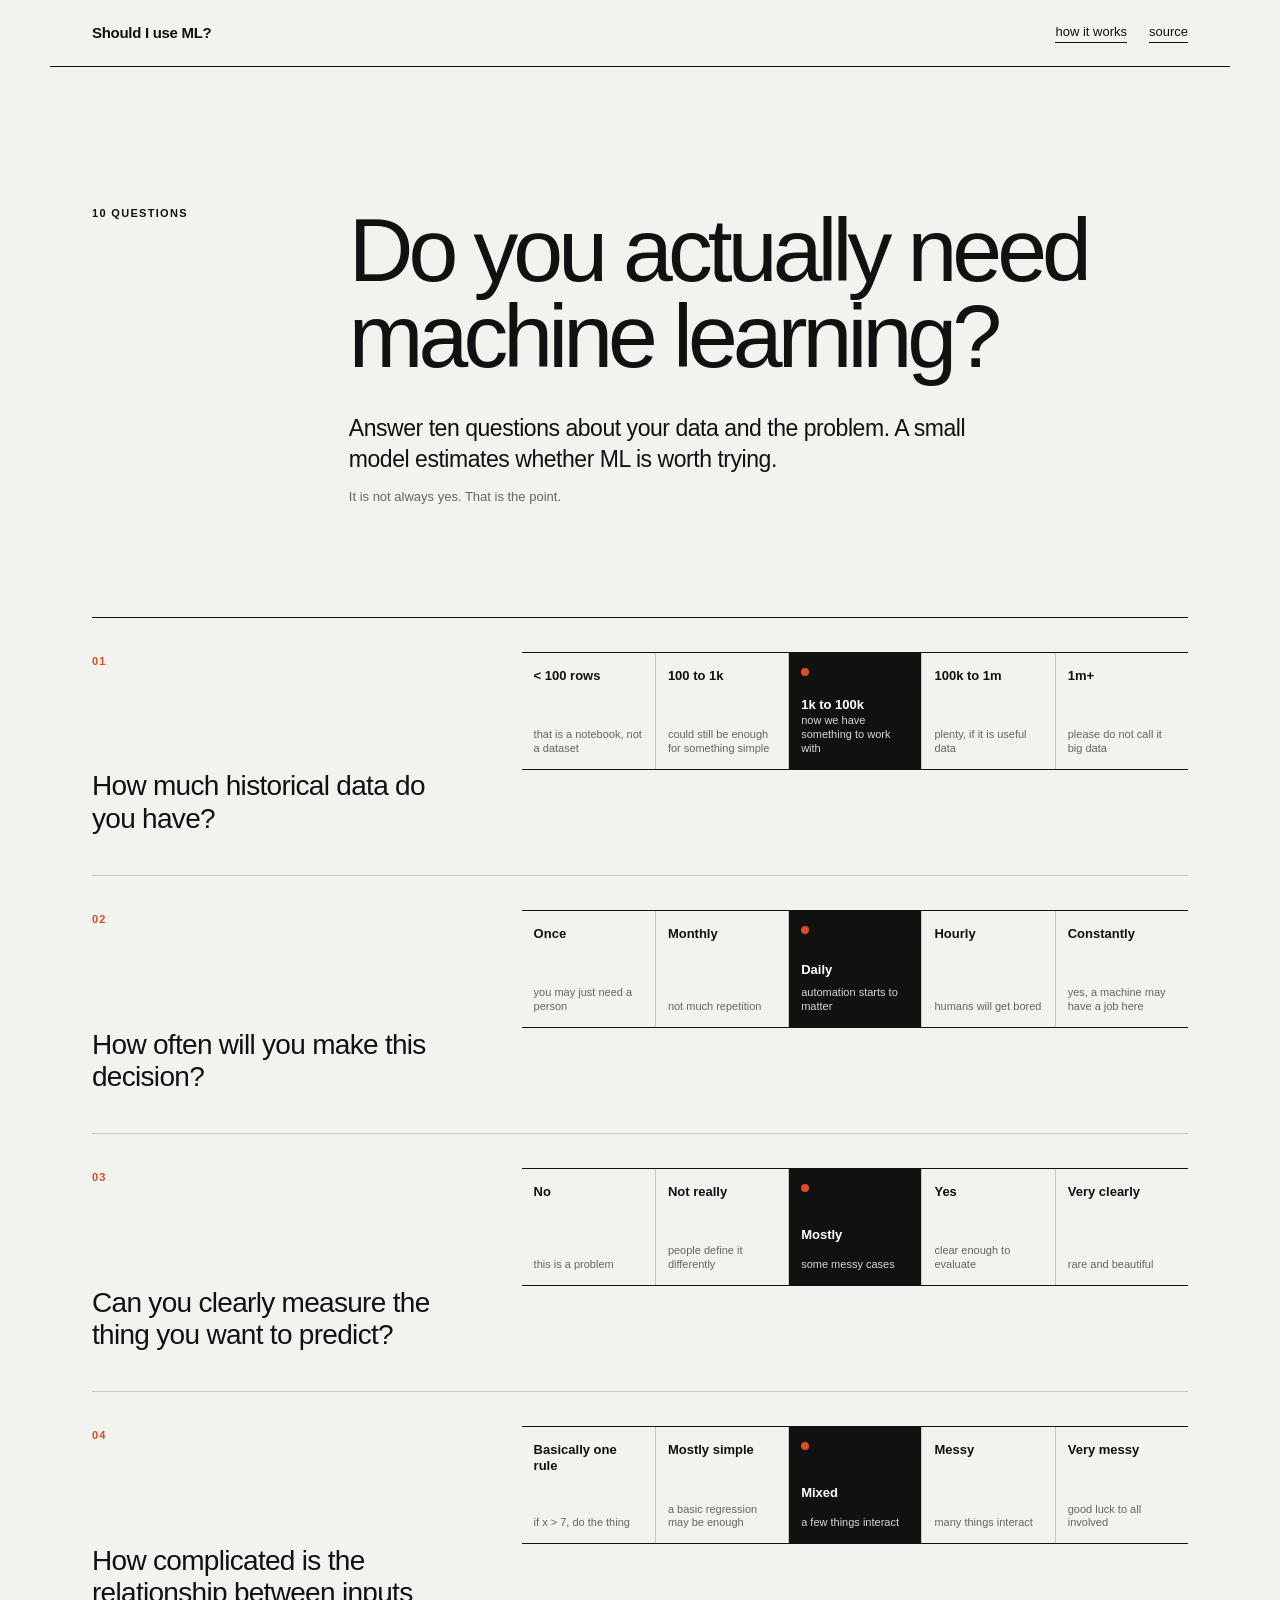
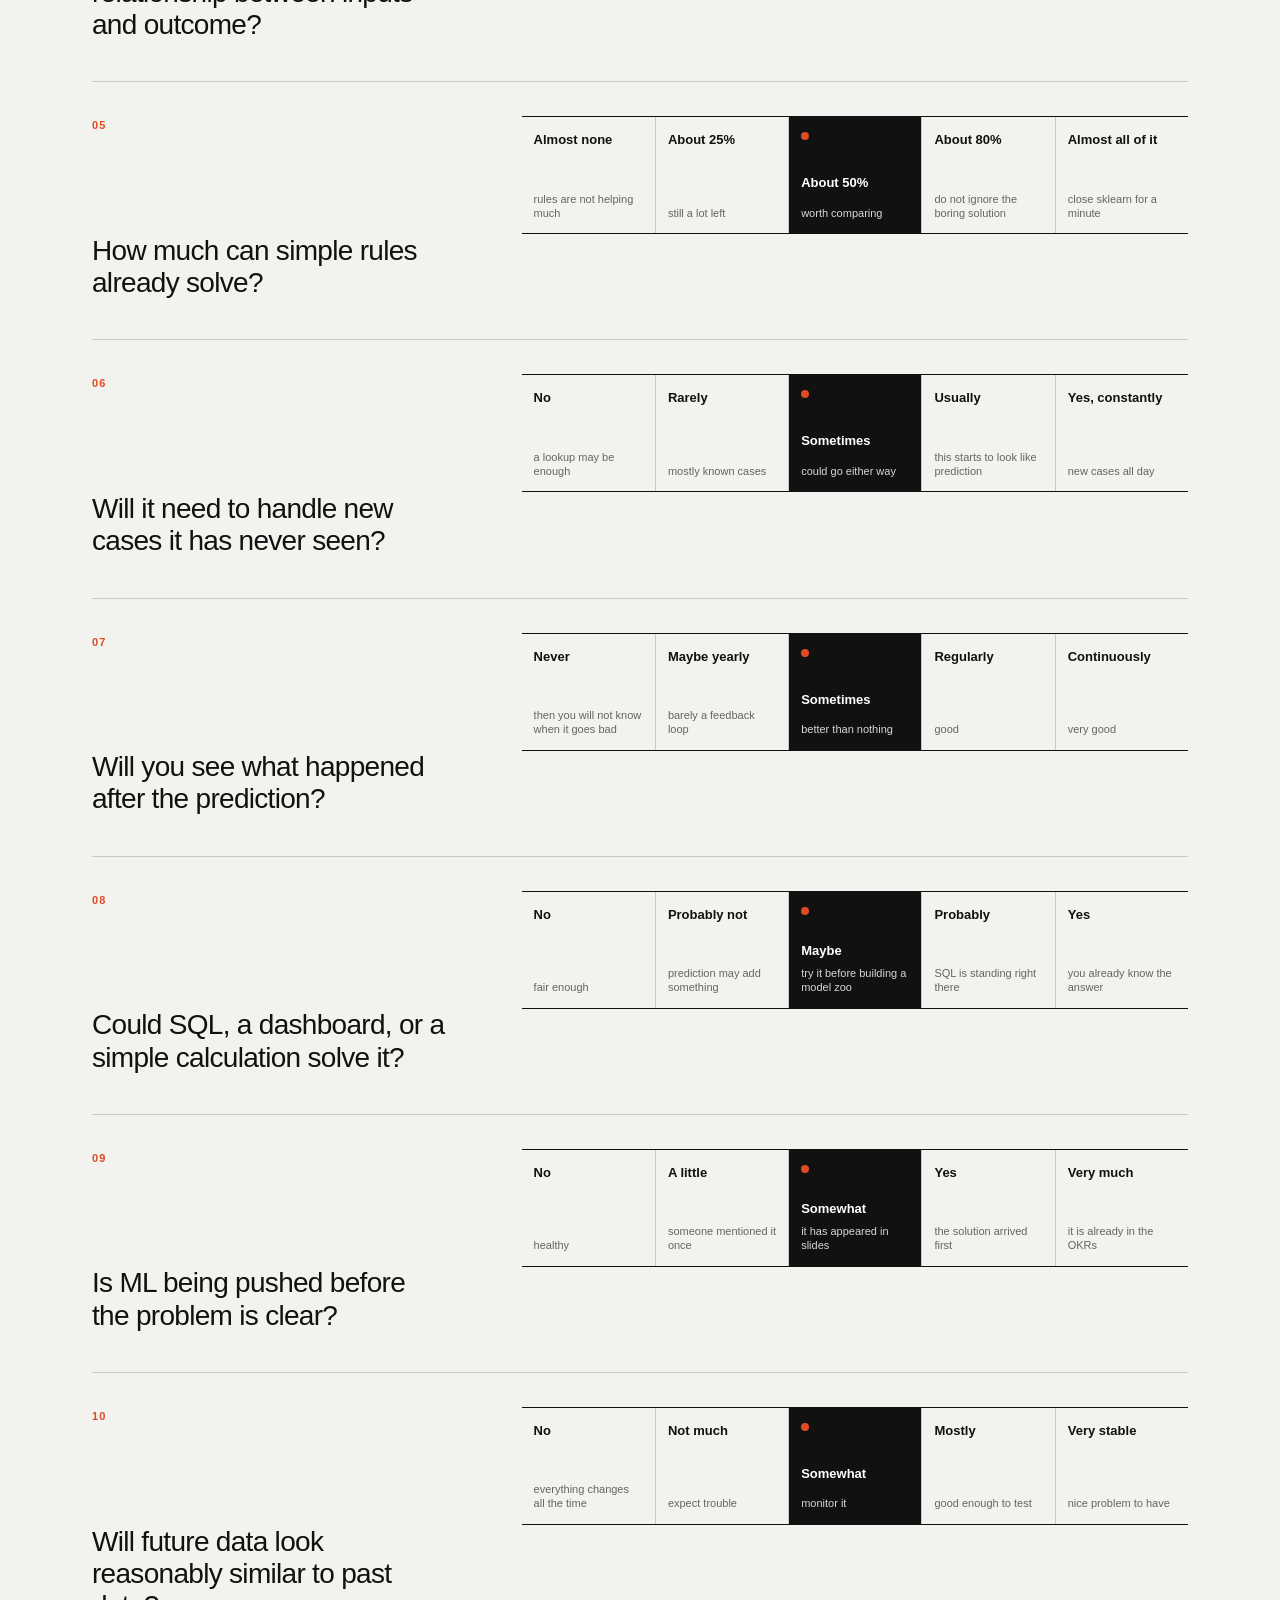
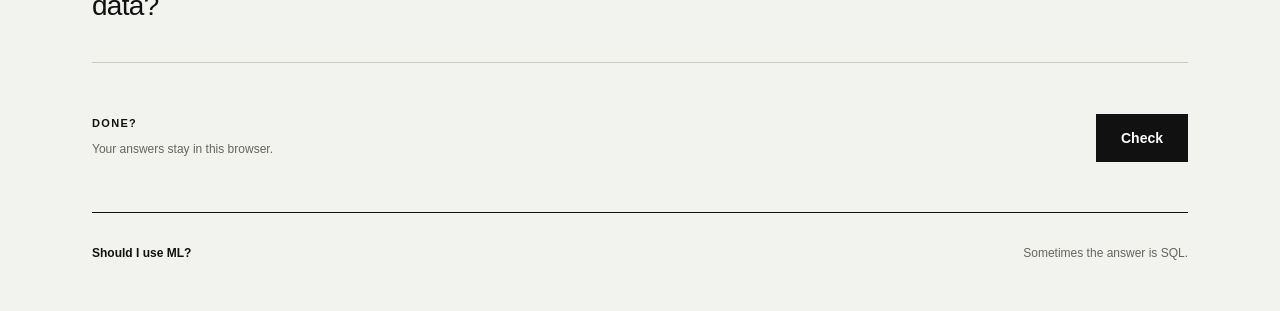
<file: index.html>
<!doctype html>
<html lang="en">
<head>
  <meta charset="utf-8" />
  <meta name="viewport" content="width=device-width, initial-scale=1" />
  <meta name="theme-color" content="#f2f2ee" />
  <meta name="description" content="Answer ten questions and see whether machine learning is worth trying for your problem." />
  <meta property="og:title" content="Should I Use ML?" />
  <meta property="og:description" content="Ten questions about your data and problem. One small model. A useful answer." />
  <title>Should I Use ML?</title>
  <link rel="icon" href="favicon.svg" type="image/svg+xml" />
  <link rel="stylesheet" href="styles.css" />
</head>
<body>
  <header class="site-header">
    <a class="brand" href="./">Should I use ML?</a>
    <nav aria-label="Site links">
      <button class="plain-button" id="aboutBtn" type="button">how it works</button>
      <a href="https://github.com/RoyAalekh/should_i_use_ml">source</a>
    </nav>
  </header>

  <main>
    <section class="intro" id="quizSection">
      <div class="intro-code">10 QUESTIONS</div>
      <h1>Do you actually need machine learning?</h1>
      <p class="intro-copy">Answer ten questions about your data and the problem. A small model estimates whether ML is worth trying.</p>
      <p class="intro-note">It is not always yes. That is the point.</p>
    </section>

    <form id="mlForm" class="form" autocomplete="off">
      <fieldset class="question" data-feature="data_scale">
        <legend><span>01</span><b>How much historical data do you have?</b></legend>
        <div class="choices">
          <label><input type="radio" name="data_scale" value="0"><span><b>&lt; 100 rows</b><small>that is a notebook, not a dataset</small></span></label>
          <label><input type="radio" name="data_scale" value="1"><span><b>100 to 1k</b><small>could still be enough for something simple</small></span></label>
          <label><input type="radio" name="data_scale" value="2" checked><span><b>1k to 100k</b><small>now we have something to work with</small></span></label>
          <label><input type="radio" name="data_scale" value="3"><span><b>100k to 1m</b><small>plenty, if it is useful data</small></span></label>
          <label><input type="radio" name="data_scale" value="4"><span><b>1m+</b><small>please do not call it big data</small></span></label>
        </div>
      </fieldset>

      <fieldset class="question" data-feature="prediction_repetition">
        <legend><span>02</span><b>How often will you make this decision?</b></legend>
        <div class="choices">
          <label><input type="radio" name="prediction_repetition" value="0"><span><b>Once</b><small>you may just need a person</small></span></label>
          <label><input type="radio" name="prediction_repetition" value="1"><span><b>Monthly</b><small>not much repetition</small></span></label>
          <label><input type="radio" name="prediction_repetition" value="2" checked><span><b>Daily</b><small>automation starts to matter</small></span></label>
          <label><input type="radio" name="prediction_repetition" value="3"><span><b>Hourly</b><small>humans will get bored</small></span></label>
          <label><input type="radio" name="prediction_repetition" value="4"><span><b>Constantly</b><small>yes, a machine may have a job here</small></span></label>
        </div>
      </fieldset>

      <fieldset class="question" data-feature="target_quality">
        <legend><span>03</span><b>Can you clearly measure the thing you want to predict?</b></legend>
        <div class="choices">
          <label><input type="radio" name="target_quality" value="0"><span><b>No</b><small>this is a problem</small></span></label>
          <label><input type="radio" name="target_quality" value="1"><span><b>Not really</b><small>people define it differently</small></span></label>
          <label><input type="radio" name="target_quality" value="2" checked><span><b>Mostly</b><small>some messy cases</small></span></label>
          <label><input type="radio" name="target_quality" value="3"><span><b>Yes</b><small>clear enough to evaluate</small></span></label>
          <label><input type="radio" name="target_quality" value="4"><span><b>Very clearly</b><small>rare and beautiful</small></span></label>
        </div>
      </fieldset>

      <fieldset class="question" data-feature="pattern_complexity">
        <legend><span>04</span><b>How complicated is the relationship between inputs and outcome?</b></legend>
        <div class="choices">
          <label><input type="radio" name="pattern_complexity" value="0"><span><b>Basically one rule</b><small>if x &gt; 7, do the thing</small></span></label>
          <label><input type="radio" name="pattern_complexity" value="1"><span><b>Mostly simple</b><small>a basic regression may be enough</small></span></label>
          <label><input type="radio" name="pattern_complexity" value="2" checked><span><b>Mixed</b><small>a few things interact</small></span></label>
          <label><input type="radio" name="pattern_complexity" value="3"><span><b>Messy</b><small>many things interact</small></span></label>
          <label><input type="radio" name="pattern_complexity" value="4"><span><b>Very messy</b><small>good luck to all involved</small></span></label>
        </div>
      </fieldset>

      <fieldset class="question" data-feature="rule_solution">
        <legend><span>05</span><b>How much can simple rules already solve?</b></legend>
        <div class="choices">
          <label><input type="radio" name="rule_solution" value="0"><span><b>Almost none</b><small>rules are not helping much</small></span></label>
          <label><input type="radio" name="rule_solution" value="1"><span><b>About 25%</b><small>still a lot left</small></span></label>
          <label><input type="radio" name="rule_solution" value="2" checked><span><b>About 50%</b><small>worth comparing</small></span></label>
          <label><input type="radio" name="rule_solution" value="3"><span><b>About 80%</b><small>do not ignore the boring solution</small></span></label>
          <label><input type="radio" name="rule_solution" value="4"><span><b>Almost all of it</b><small>close sklearn for a minute</small></span></label>
        </div>
      </fieldset>

      <fieldset class="question" data-feature="generalization_need">
        <legend><span>06</span><b>Will it need to handle new cases it has never seen?</b></legend>
        <div class="choices">
          <label><input type="radio" name="generalization_need" value="0"><span><b>No</b><small>a lookup may be enough</small></span></label>
          <label><input type="radio" name="generalization_need" value="1"><span><b>Rarely</b><small>mostly known cases</small></span></label>
          <label><input type="radio" name="generalization_need" value="2" checked><span><b>Sometimes</b><small>could go either way</small></span></label>
          <label><input type="radio" name="generalization_need" value="3"><span><b>Usually</b><small>this starts to look like prediction</small></span></label>
          <label><input type="radio" name="generalization_need" value="4"><span><b>Yes, constantly</b><small>new cases all day</small></span></label>
        </div>
      </fieldset>

      <fieldset class="question" data-feature="feedback_loop">
        <legend><span>07</span><b>Will you see what happened after the prediction?</b></legend>
        <div class="choices">
          <label><input type="radio" name="feedback_loop" value="0"><span><b>Never</b><small>then you will not know when it goes bad</small></span></label>
          <label><input type="radio" name="feedback_loop" value="1"><span><b>Maybe yearly</b><small>barely a feedback loop</small></span></label>
          <label><input type="radio" name="feedback_loop" value="2" checked><span><b>Sometimes</b><small>better than nothing</small></span></label>
          <label><input type="radio" name="feedback_loop" value="3"><span><b>Regularly</b><small>good</small></span></label>
          <label><input type="radio" name="feedback_loop" value="4"><span><b>Continuously</b><small>very good</small></span></label>
        </div>
      </fieldset>

      <fieldset class="question" data-feature="sql_sufficiency">
        <legend><span>08</span><b>Could SQL, a dashboard, or a simple calculation solve it?</b></legend>
        <div class="choices">
          <label><input type="radio" name="sql_sufficiency" value="0"><span><b>No</b><small>fair enough</small></span></label>
          <label><input type="radio" name="sql_sufficiency" value="1"><span><b>Probably not</b><small>prediction may add something</small></span></label>
          <label><input type="radio" name="sql_sufficiency" value="2" checked><span><b>Maybe</b><small>try it before building a model zoo</small></span></label>
          <label><input type="radio" name="sql_sufficiency" value="3"><span><b>Probably</b><small>SQL is standing right there</small></span></label>
          <label><input type="radio" name="sql_sufficiency" value="4"><span><b>Yes</b><small>you already know the answer</small></span></label>
        </div>
      </fieldset>

      <fieldset class="question" data-feature="ai_pressure">
        <legend><span>09</span><b>Is ML being pushed before the problem is clear?</b></legend>
        <div class="choices">
          <label><input type="radio" name="ai_pressure" value="0"><span><b>No</b><small>healthy</small></span></label>
          <label><input type="radio" name="ai_pressure" value="1"><span><b>A little</b><small>someone mentioned it once</small></span></label>
          <label><input type="radio" name="ai_pressure" value="2" checked><span><b>Somewhat</b><small>it has appeared in slides</small></span></label>
          <label><input type="radio" name="ai_pressure" value="3"><span><b>Yes</b><small>the solution arrived first</small></span></label>
          <label><input type="radio" name="ai_pressure" value="4"><span><b>Very much</b><small>it is already in the OKRs</small></span></label>
        </div>
      </fieldset>

      <fieldset class="question" data-feature="distribution_stability">
        <legend><span>10</span><b>Will future data look reasonably similar to past data?</b></legend>
        <div class="choices">
          <label><input type="radio" name="distribution_stability" value="0"><span><b>No</b><small>everything changes all the time</small></span></label>
          <label><input type="radio" name="distribution_stability" value="1"><span><b>Not much</b><small>expect trouble</small></span></label>
          <label><input type="radio" name="distribution_stability" value="2" checked><span><b>Somewhat</b><small>monitor it</small></span></label>
          <label><input type="radio" name="distribution_stability" value="3"><span><b>Mostly</b><small>good enough to test</small></span></label>
          <label><input type="radio" name="distribution_stability" value="4"><span><b>Very stable</b><small>nice problem to have</small></span></label>
        </div>
      </fieldset>

      <div class="submit-row">
        <div><div class="submit-label">DONE?</div><p>Your answers stay in this browser.</p></div>
        <button id="submitBtn" class="primary" type="submit">Check</button>
      </div>
    </form>

    <section class="result hidden" id="resultSection" aria-live="polite">
      <div class="result-head">
        <div><div class="section-code">RESULT</div><div class="status" id="stamp">MAYBE</div></div>
        <button class="plain-button" id="editBtn" type="button">change answers</button>
      </div>

      <div class="score-block">
        <div class="probability" id="probability">0%</div>
        <div class="prob-copy">
          <div class="prob-label">chance ML is worth trying</div>
          <div class="meter" aria-hidden="true"><div class="meter-fill" id="meterFill"></div><div class="meter-mark"></div></div>
        </div>
      </div>

      <div class="verdict-block"><h2 id="verdictTitle">Result</h2><p id="verdictCopy"></p></div>

      <div class="summary-line"><span>What this looks like</span><div><strong id="summary"></strong><p id="sentence"></p></div></div>

      <div class="evidence-grid">
        <section><h3>Why ML may help</h3><div id="forEvidence" class="evidence-list"></div></section>
        <section><h3>Why it may not</h3><div id="againstEvidence" class="evidence-list"></div></section>
      </div>

      <div class="next-step" id="nextStep"></div>

      <div class="actions">
        <button class="primary small" id="shareBtn" type="button">Copy result</button>
        <button class="secondary" id="cardBtn" type="button">Save image</button>
      </div>

      <details class="math"><summary>Show the maths</summary><p>The model is logistic regression. Each answer moves the score up or down. The bars above show the strongest effects relative to the middle answer.</p><pre id="equation"></pre></details>
    </section>
  </main>

  <footer><p><strong>Should I use ML?</strong></p><p>Sometimes the answer is SQL.</p></footer>

  <dialog id="aboutDialog">
    <div class="dialog-head"><div class="section-code">HOW IT WORKS</div><button class="dialog-close" id="closeDialog" aria-label="Close">close</button></div>
    <h2>A small model about whether you need a model.</h2>
    <p>It uses logistic regression with ten inputs from the questions on this page. Everything runs in your browser.</p>
    <p>The first version was trained on 9,000 made-up project examples. The training rules are in the repository. So treat the number as a playful estimate, not a fact.</p>
    <p>The useful part is the breakdown of what pushed the result up or down.</p>
    <div class="metrics" id="metrics"></div>
  </dialog>

  <canvas id="shareCanvas" width="1200" height="630" hidden></canvas>
  <script src="model.js"></script>
  <script src="app.js"></script>
</body>
</html>
</file>
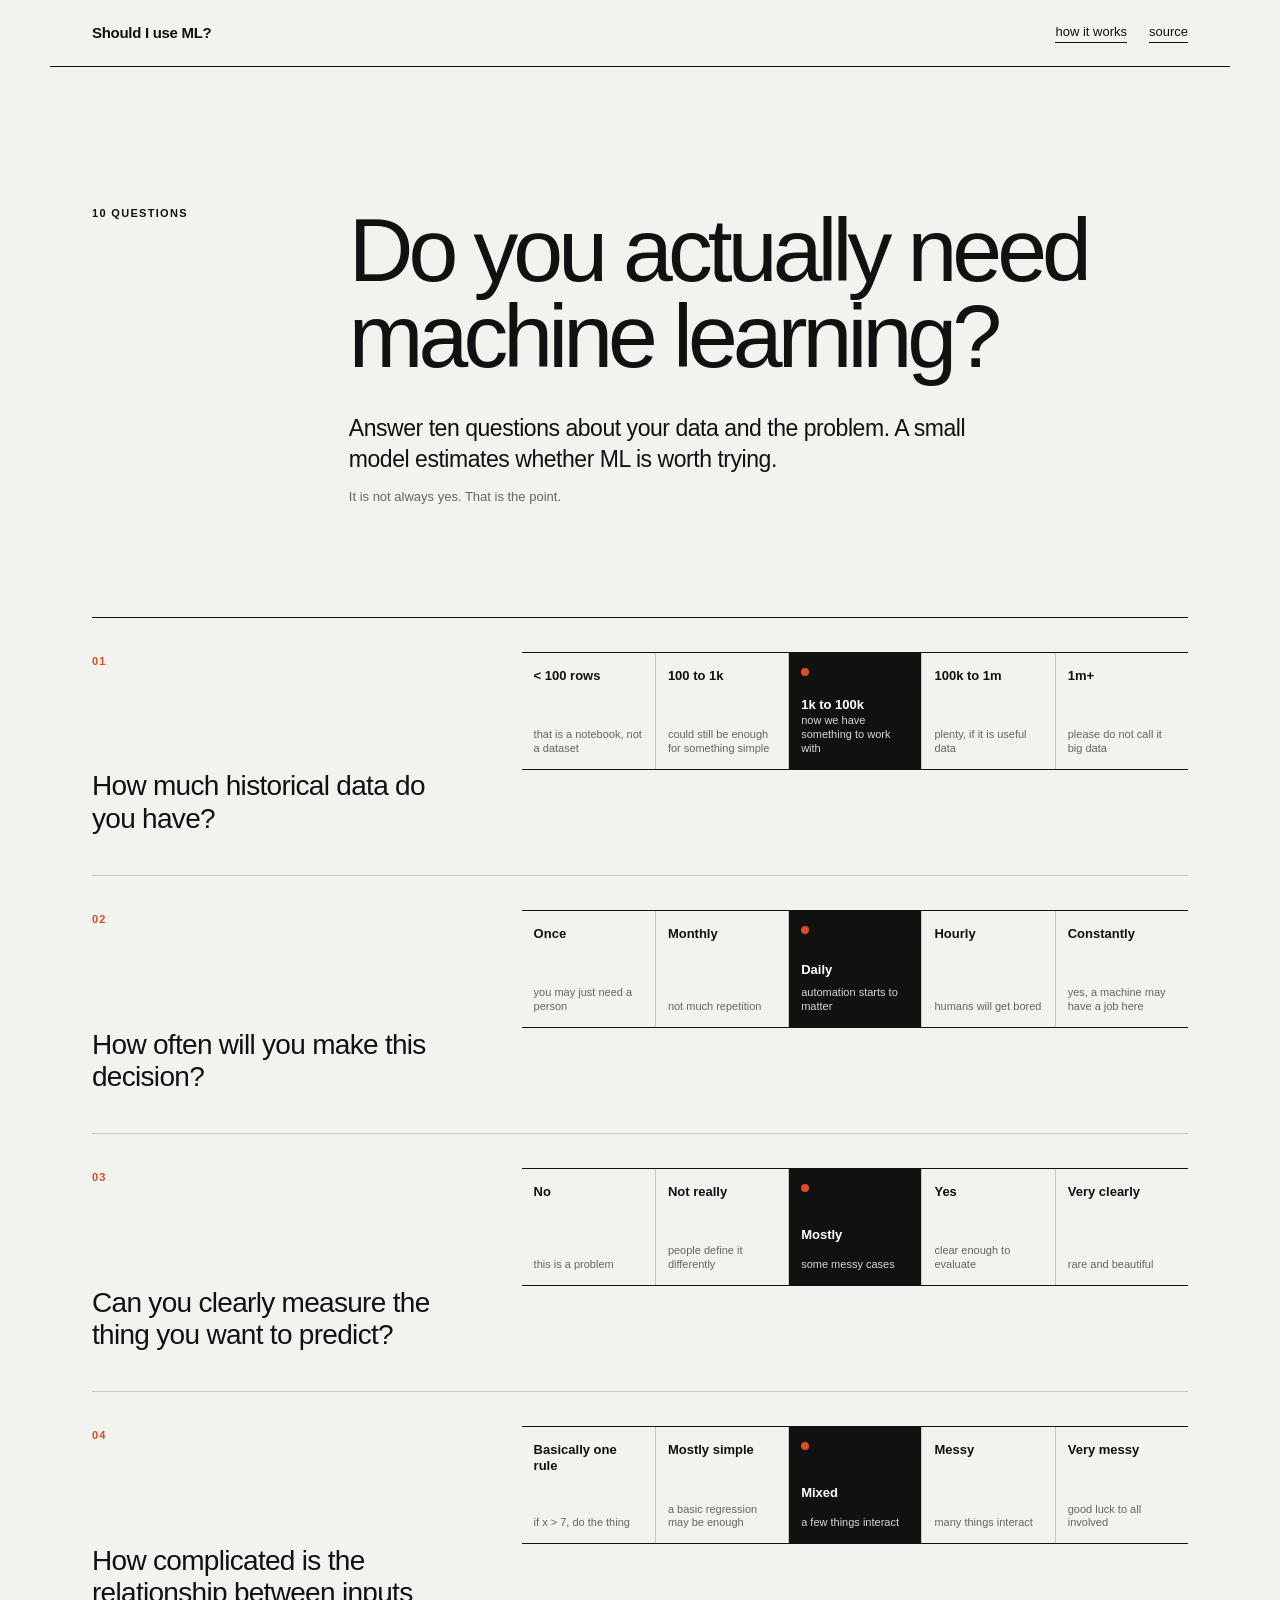
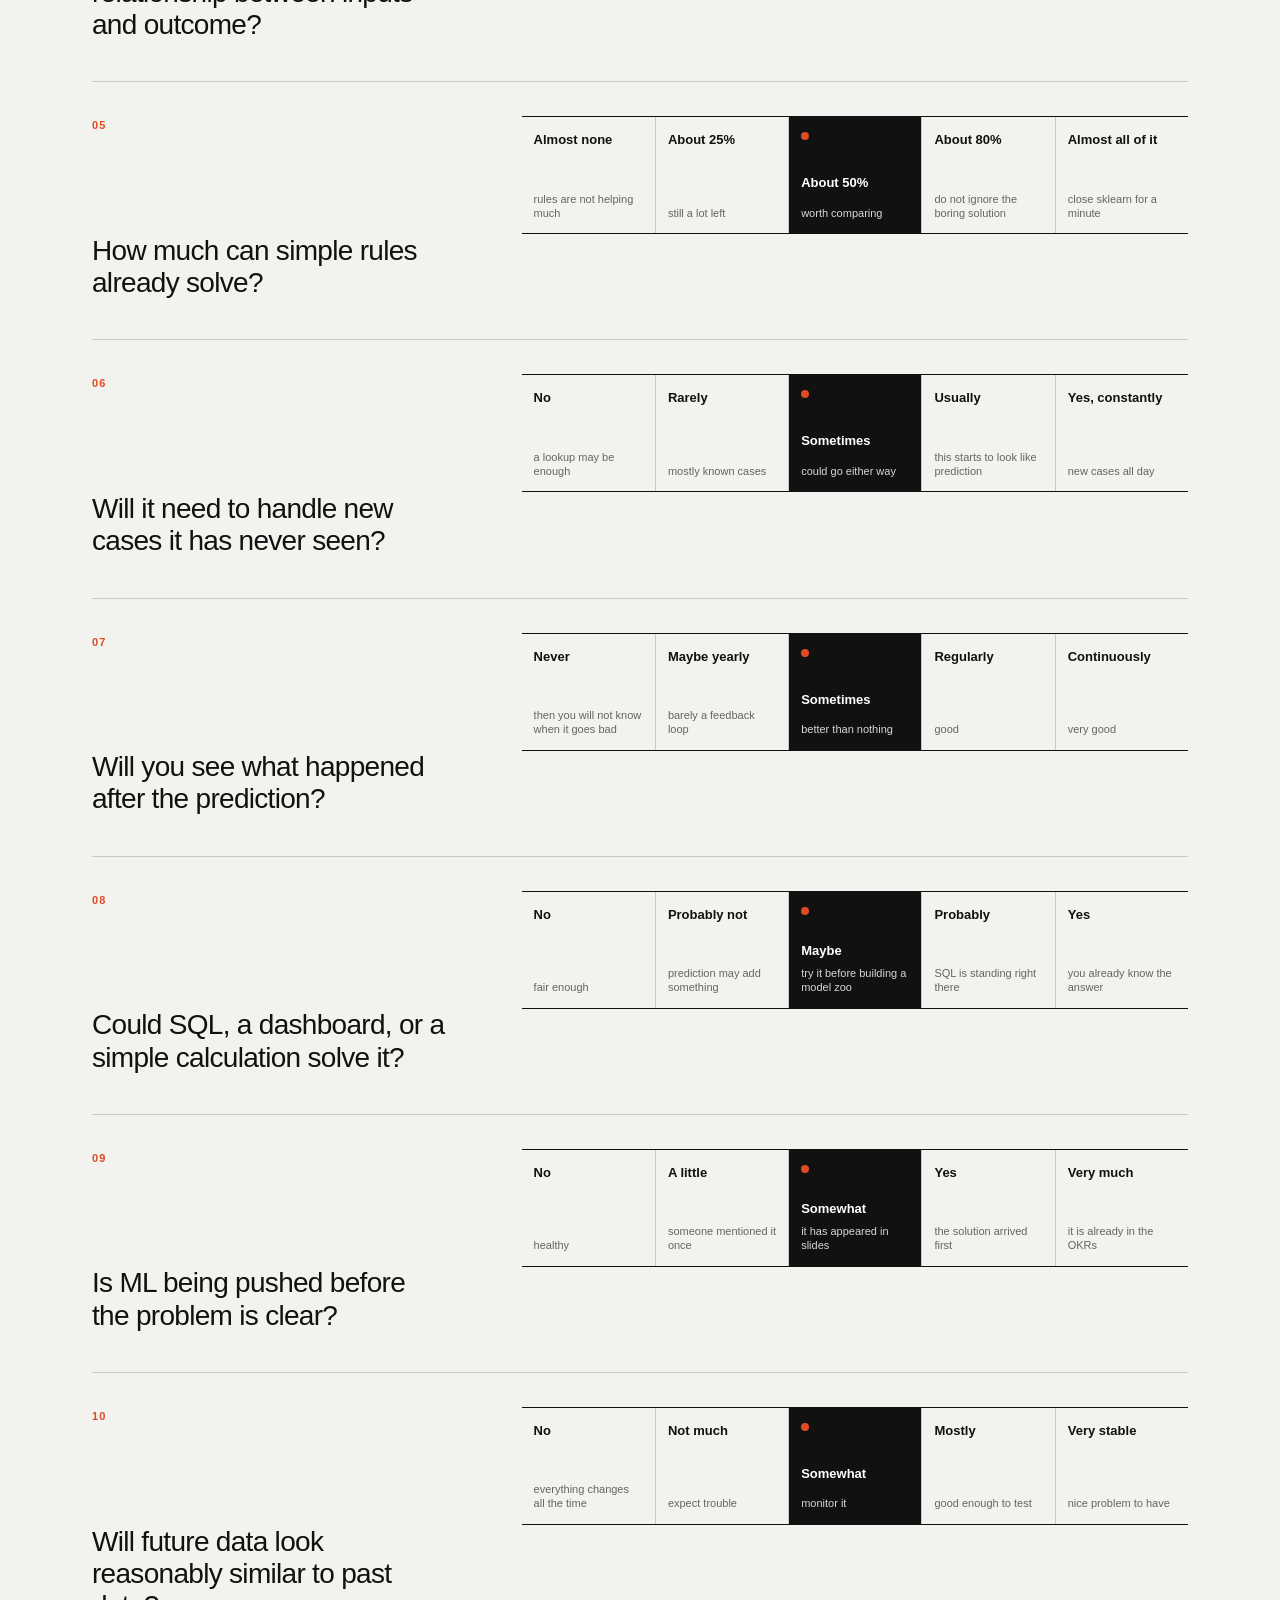
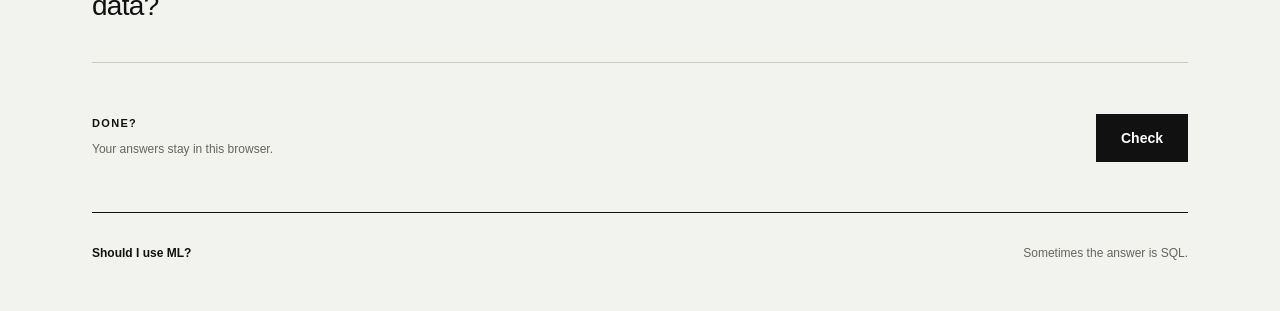
<file: standalone.html>
<!doctype html>
<html lang="en">
<head>
  <meta charset="utf-8" />
  <meta name="viewport" content="width=device-width, initial-scale=1" />
  <meta name="theme-color" content="#f2f2ee" />
  <meta name="description" content="Answer ten questions and see whether machine learning is worth trying for your problem." />
  <meta property="og:title" content="Should I Use ML?" />
  <meta property="og:description" content="Ten questions about your data and problem. One small model. A useful answer." />
  <title>Should I Use ML?</title>
  <link rel="icon" href="favicon.svg" type="image/svg+xml" />
  <style>
:root {
  --bg: #f2f2ee;
  --surface: #ffffff;
  --ink: #111111;
  --muted: #666660;
  --line: #c9c9c1;
  --accent: #df4b24;
  --max: 1180px;
  --pad: clamp(18px, 4vw, 42px);
}
* { box-sizing: border-box; }
html { scroll-behavior: smooth; }
body {
  margin: 0;
  background: var(--bg);
  color: var(--ink);
  font-family: "Helvetica Neue", Helvetica, Arial, sans-serif;
  font-size: 16px;
  line-height: 1.45;
  -webkit-font-smoothing: antialiased;
}
button, input { font: inherit; }
button, a { -webkit-tap-highlight-color: transparent; }
a { color: inherit; }
.site-header {
  max-width: var(--max);
  margin: 0 auto;
  padding: 22px var(--pad);
  display: flex;
  align-items: center;
  justify-content: space-between;
  border-bottom: 1px solid var(--ink);
}
.brand { text-decoration: none; font-size: 15px; font-weight: 700; letter-spacing: -0.02em; }
nav { display: flex; align-items: center; gap: 22px; font-size: 13px; }
nav a { text-decoration: none; border-bottom: 1px solid currentColor; }
.plain-button { border: 0; border-bottom: 1px solid currentColor; padding: 0; background: transparent; color: inherit; cursor: pointer; }
main { max-width: var(--max); margin: 0 auto; padding: 0 var(--pad); }
.intro { display: grid; grid-template-columns: minmax(120px, 180px) 1fr; column-gap: clamp(28px, 6vw, 84px); padding: clamp(70px, 11vw, 140px) 0 clamp(70px, 9vw, 110px); }
.intro-code, .section-code, .submit-label { font-size: 11px; line-height: 1.2; letter-spacing: 0.12em; font-weight: 700; }
.intro h1 { grid-column: 2; margin: 0; max-width: 830px; font-size: clamp(46px, 7vw, 94px); line-height: 0.96; font-weight: 500; letter-spacing: -0.055em; }
.intro-copy { grid-column: 2; max-width: 620px; margin: 34px 0 0; font-size: clamp(18px, 2vw, 23px); line-height: 1.35; letter-spacing: -0.02em; }
.intro-note { grid-column: 2; margin: 13px 0 0; color: var(--muted); font-size: 13px; }
.form { border-top: 1px solid var(--ink); }
.question { display: grid; grid-template-columns: minmax(240px, 0.9fr) 1.7fr; gap: clamp(28px, 6vw, 84px); padding: 34px 0 40px; margin: 0; border: 0; border-bottom: 1px solid var(--line); }
.question legend { display: contents; }
.question legend span { grid-column: 1; align-self: start; display: block; padding-top: 2px; font-size: 11px; letter-spacing: 0.1em; font-weight: 700; color: var(--accent); }
.question legend b { grid-column: 1; margin-top: 24px; max-width: 360px; font-size: clamp(20px, 2.2vw, 28px); line-height: 1.15; font-weight: 500; letter-spacing: -0.025em; }
.choices { grid-column: 2; grid-row: 1 / span 2; display: grid; grid-template-columns: repeat(5, minmax(0, 1fr)); align-self: start; border-top: 1px solid var(--ink); border-bottom: 1px solid var(--ink); }
.choices label { position: relative; cursor: pointer; min-width: 0; }
.choices label + label { border-left: 1px solid var(--line); }
.choices input { position: absolute; opacity: 0; pointer-events: none; }
.choices span { min-height: 116px; padding: 15px 12px 13px; display: flex; flex-direction: column; justify-content: space-between; background: transparent; }
.choices b { font-size: 13px; line-height: 1.25; font-weight: 600; }
.choices small { color: var(--muted); font-size: 11px; line-height: 1.25; }
.choices input:checked + span { background: var(--ink); color: var(--surface); }
.choices input:checked + span small { color: #d8d8d2; }
.choices input:checked + span::before { content: ""; width: 8px; height: 8px; border-radius: 50%; background: var(--accent); margin-bottom: 20px; }
.choices input:focus-visible + span { outline: 2px solid var(--accent); outline-offset: -2px; }
.submit-row { min-height: 150px; display: flex; align-items: center; justify-content: space-between; gap: 30px; border-bottom: 1px solid var(--ink); }
.submit-row p { margin: 10px 0 0; color: var(--muted); font-size: 12px; }
.primary, .secondary { border: 1px solid var(--ink); min-height: 48px; padding: 0 24px; background: var(--ink); color: var(--surface); cursor: pointer; font-weight: 600; font-size: 14px; }
.primary:hover { background: var(--accent); border-color: var(--accent); }
.primary.small { min-height: 42px; }
.secondary { background: transparent; color: var(--ink); }
.secondary:hover { background: var(--surface); }
.result { padding: clamp(70px, 10vw, 130px) 0 100px; border-bottom: 1px solid var(--ink); }
.hidden { display: none; }
.result-head { display: flex; align-items: flex-start; justify-content: space-between; gap: 30px; }
.status { margin-top: 14px; font-size: 13px; font-weight: 700; letter-spacing: 0.07em; color: var(--accent); }
.score-block { margin-top: clamp(48px, 8vw, 86px); display: grid; grid-template-columns: minmax(260px, 0.9fr) 1.7fr; gap: clamp(28px, 6vw, 84px); align-items: end; }
.probability { font-size: clamp(92px, 14vw, 180px); line-height: 0.8; font-weight: 500; letter-spacing: -0.07em; }
.prob-copy { padding-bottom: 11px; }
.prob-label { font-size: 13px; color: var(--muted); }
.meter { margin-top: 20px; height: 8px; position: relative; background: #d9d9d3; }
.meter-fill { height: 100%; width: 0; background: var(--accent); transition: width 350ms ease; }
.meter-mark { position: absolute; left: 50%; top: -5px; width: 1px; height: 18px; background: var(--ink); }
.verdict-block, .summary-line { display: grid; grid-template-columns: minmax(260px, 0.9fr) 1.7fr; gap: clamp(28px, 6vw, 84px); }
.verdict-block { margin-top: 70px; padding-top: 26px; border-top: 1px solid var(--ink); }
.verdict-block h2 { margin: 0; font-size: clamp(28px, 3.6vw, 46px); line-height: 1.04; letter-spacing: -0.04em; font-weight: 500; }
.verdict-block p { margin: 0; max-width: 690px; font-size: 18px; line-height: 1.45; }
.summary-line { margin-top: 34px; padding: 24px 0; border-top: 1px solid var(--line); border-bottom: 1px solid var(--line); }
.summary-line > span { font-size: 12px; font-weight: 700; text-transform: uppercase; letter-spacing: 0.08em; }
.summary-line strong { font-size: 18px; font-weight: 600; }
.summary-line p { margin: 7px 0 0; color: var(--muted); max-width: 680px; }
.evidence-grid { display: grid; grid-template-columns: 1fr 1fr; gap: clamp(28px, 6vw, 84px); margin-top: 62px; }
.evidence-grid h3 { margin: 0 0 22px; font-size: 13px; text-transform: uppercase; letter-spacing: 0.08em; }
.evidence-item { padding: 14px 0 16px; border-top: 1px solid var(--line); }
.evidence-item:last-child { border-bottom: 1px solid var(--line); }
.evidence-head { display: flex; justify-content: space-between; gap: 20px; font-size: 13px; }
.evidence-head b { font-weight: 600; }
.evidence-head span { color: var(--muted); font-variant-numeric: tabular-nums; white-space: nowrap; }
.evidence-bar { width: 100%; height: 4px; background: #d9d9d3; margin-top: 11px; }
.evidence-bar i { display: block; height: 100%; background: var(--accent); }
.evidence-item.negative .evidence-bar i { background: var(--ink); }
.evidence-note { margin-top: 8px; color: var(--muted); font-size: 12px; }
.next-step { margin-top: 62px; padding: 22px 0; border-top: 1px solid var(--ink); border-bottom: 1px solid var(--ink); font-size: 15px; }
.next-step strong { margin-right: 8px; font-size: 11px; letter-spacing: 0.08em; }
.actions { display: flex; gap: 10px; margin-top: 28px; }
.math { margin-top: 62px; max-width: 820px; }
.math summary { cursor: pointer; font-size: 13px; font-weight: 600; }
.math p { color: var(--muted); font-size: 13px; }
pre { margin: 18px 0 0; padding: 18px; overflow: auto; border: 1px solid var(--line); background: var(--surface); font-family: ui-monospace, SFMono-Regular, Menlo, Monaco, Consolas, monospace; font-size: 12px; line-height: 1.6; }
footer { max-width: var(--max); margin: 0 auto; padding: 32px var(--pad) 48px; display: flex; justify-content: space-between; gap: 30px; color: var(--muted); font-size: 12px; }
footer p { margin: 0; }
footer strong { color: var(--ink); }
dialog { width: min(700px, calc(100vw - 32px)); border: 1px solid var(--ink); padding: 28px; background: var(--bg); color: var(--ink); }
dialog::backdrop { background: rgba(0,0,0,0.34); }
.dialog-head { display: flex; justify-content: space-between; align-items: center; }
.dialog-close { border: 0; background: transparent; cursor: pointer; text-decoration: underline; font-size: 12px; }
dialog h2 { margin: 50px 0 24px; font-size: 40px; line-height: 1; letter-spacing: -0.04em; font-weight: 500; }
dialog p { max-width: 610px; }
.metrics { display: grid; grid-template-columns: repeat(3, 1fr); margin: 32px 0; border-top: 1px solid var(--ink); border-bottom: 1px solid var(--ink); }
.metric { padding: 18px 10px 18px 0; }
.metric + .metric { border-left: 1px solid var(--line); padding-left: 18px; }
.metric b { display: block; font-size: 28px; font-weight: 500; letter-spacing: -0.04em; }
.metric span { color: var(--muted); font-size: 11px; }
.tiny { color: var(--muted); font-size: 11px; }
@media (max-width: 860px) {
  .intro { grid-template-columns: 1fr; gap: 24px; }
  .intro h1, .intro-copy, .intro-note { grid-column: 1; }
  .question { grid-template-columns: 1fr; gap: 24px; }
  .question legend b { margin-top: 12px; }
  .choices { grid-column: 1; grid-row: auto; overflow-x: auto; }
  .choices label { min-width: 140px; }
  .score-block, .verdict-block, .summary-line { grid-template-columns: 1fr; gap: 24px; }
  .probability { margin-bottom: 14px; }
}
@media (max-width: 620px) {
  .site-header { padding-top: 18px; padding-bottom: 18px; }
  nav { gap: 14px; }
  .intro { padding: 64px 0 70px; }
  .intro h1 { font-size: clamp(46px, 15vw, 70px); }
  .question { padding: 28px 0 32px; }
  .choices span { min-height: 108px; }
  .submit-row { align-items: flex-start; flex-direction: column; padding: 30px 0; min-height: 0; }
  .primary { width: 100%; }
  .evidence-grid { grid-template-columns: 1fr; gap: 48px; }
  .actions { flex-direction: column; }
  .secondary { width: 100%; }
  footer { flex-direction: column; }
  .metrics { grid-template-columns: 1fr; }
  .metric + .metric { border-left: 0; border-top: 1px solid var(--line); padding-left: 0; }
}
@media (prefers-reduced-motion: reduce) {
  html { scroll-behavior: auto; }
  .meter-fill { transition: none; }
}
</style>
</head>
<body>
  <header class="site-header">
    <a class="brand" href="./">Should I use ML?</a>
    <nav aria-label="Site links">
      <button class="plain-button" id="aboutBtn" type="button">how it works</button>
      <a href="https://github.com/RoyAalekh/should_i_use_ml">source</a>
    </nav>
  </header>

  <main>
    <section class="intro" id="quizSection">
      <div class="intro-code">10 QUESTIONS</div>
      <h1>Do you actually need machine learning?</h1>
      <p class="intro-copy">Answer ten questions about your data and the problem. A small model estimates whether ML is worth trying.</p>
      <p class="intro-note">It is not always yes. That is the point.</p>
    </section>

    <form id="mlForm" class="form" autocomplete="off">
      <fieldset class="question" data-feature="data_scale">
        <legend><span>01</span><b>How much historical data do you have?</b></legend>
        <div class="choices">
          <label><input type="radio" name="data_scale" value="0"><span><b>&lt; 100 rows</b><small>that is a notebook, not a dataset</small></span></label>
          <label><input type="radio" name="data_scale" value="1"><span><b>100 to 1k</b><small>could still be enough for something simple</small></span></label>
          <label><input type="radio" name="data_scale" value="2" checked><span><b>1k to 100k</b><small>now we have something to work with</small></span></label>
          <label><input type="radio" name="data_scale" value="3"><span><b>100k to 1m</b><small>plenty, if it is useful data</small></span></label>
          <label><input type="radio" name="data_scale" value="4"><span><b>1m+</b><small>please do not call it big data</small></span></label>
        </div>
      </fieldset>

      <fieldset class="question" data-feature="prediction_repetition">
        <legend><span>02</span><b>How often will you make this decision?</b></legend>
        <div class="choices">
          <label><input type="radio" name="prediction_repetition" value="0"><span><b>Once</b><small>you may just need a person</small></span></label>
          <label><input type="radio" name="prediction_repetition" value="1"><span><b>Monthly</b><small>not much repetition</small></span></label>
          <label><input type="radio" name="prediction_repetition" value="2" checked><span><b>Daily</b><small>automation starts to matter</small></span></label>
          <label><input type="radio" name="prediction_repetition" value="3"><span><b>Hourly</b><small>humans will get bored</small></span></label>
          <label><input type="radio" name="prediction_repetition" value="4"><span><b>Constantly</b><small>yes, a machine may have a job here</small></span></label>
        </div>
      </fieldset>

      <fieldset class="question" data-feature="target_quality">
        <legend><span>03</span><b>Can you clearly measure the thing you want to predict?</b></legend>
        <div class="choices">
          <label><input type="radio" name="target_quality" value="0"><span><b>No</b><small>this is a problem</small></span></label>
          <label><input type="radio" name="target_quality" value="1"><span><b>Not really</b><small>people define it differently</small></span></label>
          <label><input type="radio" name="target_quality" value="2" checked><span><b>Mostly</b><small>some messy cases</small></span></label>
          <label><input type="radio" name="target_quality" value="3"><span><b>Yes</b><small>clear enough to evaluate</small></span></label>
          <label><input type="radio" name="target_quality" value="4"><span><b>Very clearly</b><small>rare and beautiful</small></span></label>
        </div>
      </fieldset>

      <fieldset class="question" data-feature="pattern_complexity">
        <legend><span>04</span><b>How complicated is the relationship between inputs and outcome?</b></legend>
        <div class="choices">
          <label><input type="radio" name="pattern_complexity" value="0"><span><b>Basically one rule</b><small>if x &gt; 7, do the thing</small></span></label>
          <label><input type="radio" name="pattern_complexity" value="1"><span><b>Mostly simple</b><small>a basic regression may be enough</small></span></label>
          <label><input type="radio" name="pattern_complexity" value="2" checked><span><b>Mixed</b><small>a few things interact</small></span></label>
          <label><input type="radio" name="pattern_complexity" value="3"><span><b>Messy</b><small>many things interact</small></span></label>
          <label><input type="radio" name="pattern_complexity" value="4"><span><b>Very messy</b><small>good luck to all involved</small></span></label>
        </div>
      </fieldset>

      <fieldset class="question" data-feature="rule_solution">
        <legend><span>05</span><b>How much can simple rules already solve?</b></legend>
        <div class="choices">
          <label><input type="radio" name="rule_solution" value="0"><span><b>Almost none</b><small>rules are not helping much</small></span></label>
          <label><input type="radio" name="rule_solution" value="1"><span><b>About 25%</b><small>still a lot left</small></span></label>
          <label><input type="radio" name="rule_solution" value="2" checked><span><b>About 50%</b><small>worth comparing</small></span></label>
          <label><input type="radio" name="rule_solution" value="3"><span><b>About 80%</b><small>do not ignore the boring solution</small></span></label>
          <label><input type="radio" name="rule_solution" value="4"><span><b>Almost all of it</b><small>close sklearn for a minute</small></span></label>
        </div>
      </fieldset>

      <fieldset class="question" data-feature="generalization_need">
        <legend><span>06</span><b>Will it need to handle new cases it has never seen?</b></legend>
        <div class="choices">
          <label><input type="radio" name="generalization_need" value="0"><span><b>No</b><small>a lookup may be enough</small></span></label>
          <label><input type="radio" name="generalization_need" value="1"><span><b>Rarely</b><small>mostly known cases</small></span></label>
          <label><input type="radio" name="generalization_need" value="2" checked><span><b>Sometimes</b><small>could go either way</small></span></label>
          <label><input type="radio" name="generalization_need" value="3"><span><b>Usually</b><small>this starts to look like prediction</small></span></label>
          <label><input type="radio" name="generalization_need" value="4"><span><b>Yes, constantly</b><small>new cases all day</small></span></label>
        </div>
      </fieldset>

      <fieldset class="question" data-feature="feedback_loop">
        <legend><span>07</span><b>Will you see what happened after the prediction?</b></legend>
        <div class="choices">
          <label><input type="radio" name="feedback_loop" value="0"><span><b>Never</b><small>then you will not know when it goes bad</small></span></label>
          <label><input type="radio" name="feedback_loop" value="1"><span><b>Maybe yearly</b><small>barely a feedback loop</small></span></label>
          <label><input type="radio" name="feedback_loop" value="2" checked><span><b>Sometimes</b><small>better than nothing</small></span></label>
          <label><input type="radio" name="feedback_loop" value="3"><span><b>Regularly</b><small>good</small></span></label>
          <label><input type="radio" name="feedback_loop" value="4"><span><b>Continuously</b><small>very good</small></span></label>
        </div>
      </fieldset>

      <fieldset class="question" data-feature="sql_sufficiency">
        <legend><span>08</span><b>Could SQL, a dashboard, or a simple calculation solve it?</b></legend>
        <div class="choices">
          <label><input type="radio" name="sql_sufficiency" value="0"><span><b>No</b><small>fair enough</small></span></label>
          <label><input type="radio" name="sql_sufficiency" value="1"><span><b>Probably not</b><small>prediction may add something</small></span></label>
          <label><input type="radio" name="sql_sufficiency" value="2" checked><span><b>Maybe</b><small>try it before building a model zoo</small></span></label>
          <label><input type="radio" name="sql_sufficiency" value="3"><span><b>Probably</b><small>SQL is standing right there</small></span></label>
          <label><input type="radio" name="sql_sufficiency" value="4"><span><b>Yes</b><small>you already know the answer</small></span></label>
        </div>
      </fieldset>

      <fieldset class="question" data-feature="ai_pressure">
        <legend><span>09</span><b>Is ML being pushed before the problem is clear?</b></legend>
        <div class="choices">
          <label><input type="radio" name="ai_pressure" value="0"><span><b>No</b><small>healthy</small></span></label>
          <label><input type="radio" name="ai_pressure" value="1"><span><b>A little</b><small>someone mentioned it once</small></span></label>
          <label><input type="radio" name="ai_pressure" value="2" checked><span><b>Somewhat</b><small>it has appeared in slides</small></span></label>
          <label><input type="radio" name="ai_pressure" value="3"><span><b>Yes</b><small>the solution arrived first</small></span></label>
          <label><input type="radio" name="ai_pressure" value="4"><span><b>Very much</b><small>it is already in the OKRs</small></span></label>
        </div>
      </fieldset>

      <fieldset class="question" data-feature="distribution_stability">
        <legend><span>10</span><b>Will future data look reasonably similar to past data?</b></legend>
        <div class="choices">
          <label><input type="radio" name="distribution_stability" value="0"><span><b>No</b><small>everything changes all the time</small></span></label>
          <label><input type="radio" name="distribution_stability" value="1"><span><b>Not much</b><small>expect trouble</small></span></label>
          <label><input type="radio" name="distribution_stability" value="2" checked><span><b>Somewhat</b><small>monitor it</small></span></label>
          <label><input type="radio" name="distribution_stability" value="3"><span><b>Mostly</b><small>good enough to test</small></span></label>
          <label><input type="radio" name="distribution_stability" value="4"><span><b>Very stable</b><small>nice problem to have</small></span></label>
        </div>
      </fieldset>

      <div class="submit-row">
        <div><div class="submit-label">DONE?</div><p>Your answers stay in this browser.</p></div>
        <button id="submitBtn" class="primary" type="submit">Check</button>
      </div>
    </form>

    <section class="result hidden" id="resultSection" aria-live="polite">
      <div class="result-head">
        <div><div class="section-code">RESULT</div><div class="status" id="stamp">MAYBE</div></div>
        <button class="plain-button" id="editBtn" type="button">change answers</button>
      </div>

      <div class="score-block">
        <div class="probability" id="probability">0%</div>
        <div class="prob-copy">
          <div class="prob-label">chance ML is worth trying</div>
          <div class="meter" aria-hidden="true"><div class="meter-fill" id="meterFill"></div><div class="meter-mark"></div></div>
        </div>
      </div>

      <div class="verdict-block"><h2 id="verdictTitle">Result</h2><p id="verdictCopy"></p></div>

      <div class="summary-line"><span>What this looks like</span><div><strong id="summary"></strong><p id="sentence"></p></div></div>

      <div class="evidence-grid">
        <section><h3>Why ML may help</h3><div id="forEvidence" class="evidence-list"></div></section>
        <section><h3>Why it may not</h3><div id="againstEvidence" class="evidence-list"></div></section>
      </div>

      <div class="next-step" id="nextStep"></div>

      <div class="actions">
        <button class="primary small" id="shareBtn" type="button">Copy result</button>
        <button class="secondary" id="cardBtn" type="button">Save image</button>
      </div>

      <details class="math"><summary>Show the maths</summary><p>The model is logistic regression. Each answer moves the score up or down. The bars above show the strongest effects relative to the middle answer.</p><pre id="equation"></pre></details>
    </section>
  </main>

  <footer><p><strong>Should I use ML?</strong></p><p>Sometimes the answer is SQL.</p></footer>

  <dialog id="aboutDialog">
    <div class="dialog-head"><div class="section-code">HOW IT WORKS</div><button class="dialog-close" id="closeDialog" aria-label="Close">close</button></div>
    <h2>A small model about whether you need a model.</h2>
    <p>It uses logistic regression with ten inputs from the questions on this page. Everything runs in your browser.</p>
    <p>The first version was trained on 9,000 made-up project examples. The training rules are in the repository. So treat the number as a playful estimate, not a fact.</p>
    <p>The useful part is the breakdown of what pushed the result up or down.</p>
    <div class="metrics" id="metrics"></div>
  </dialog>

  <canvas id="shareCanvas" width="1200" height="630" hidden></canvas>
  <script>
// Model used by the site. See train_model.py for the fitting code.
window.SHOULD_I_USE_ML_MODEL = {
  "name": "should-i-use-ml-v1",
  "version": "1.0.0",
  "model_type": "logistic_regression",
  "training_data": "synthetic_project_scenarios",
  "training_rows": 9000,
  "seed": 731,
  "features": [
    "data_scale",
    "prediction_repetition",
    "target_quality",
    "pattern_complexity",
    "rule_solution",
    "generalization_need",
    "feedback_loop",
    "sql_sufficiency",
    "ai_pressure",
    "distribution_stability"
  ],
  "intercept": -4.722181718194564,
  "coefficients": {
    "data_scale": 0.5118901281249142,
    "prediction_repetition": 0.6692842964069381,
    "target_quality": 1.0368617840496737,
    "pattern_complexity": 0.5137238901371032,
    "rule_solution": -0.7821531797350054,
    "generalization_need": 0.5059162675137092,
    "feedback_loop": 0.2727848014702681,
    "sql_sufficiency": -0.6792916416440794,
    "ai_pressure": -0.3497267826980153,
    "distribution_stability": 0.5065761637469219
  },
  "metrics": {
    "holdout_rows": 3000,
    "accuracy_0_5": 0.8373333333333334,
    "roc_auc": 0.9148762442133249,
    "brier": 0.11686118349092131,
    "positive_rate": 0.4645
  },
  "disclosure": "The model was fitted to simulated project cases. The score does not tell you whether ML is right for a real project."
};
</script>
  <script>
(() => {
  'use strict';
  const MODEL = window.SHOULD_I_USE_ML_MODEL;
  if (!MODEL) throw new Error('Model file is missing.');

  const FEATURES = {
    data_scale: { label: 'Amount of data', positive: 'You have enough past examples to learn from', negative: 'There may not be enough data to learn much' },
    prediction_repetition: { label: 'How often it runs', positive: 'The decision happens often enough for automation to matter', negative: 'This decision does not happen very often' },
    target_quality: { label: 'Target quality', positive: 'The outcome is clear enough to measure', negative: 'The thing you want to predict is not clearly defined' },
    pattern_complexity: { label: 'Problem complexity', positive: 'Simple rules may miss useful patterns', negative: 'A simple rule may already describe the problem' },
    rule_solution: { label: 'Simple rules', positive: 'Rules leave a lot of the problem unsolved', negative: 'Simple rules already solve most of it' },
    generalization_need: { label: 'New cases', positive: 'The system must handle cases it has never seen', negative: 'A lookup or fixed rule may be enough' },
    feedback_loop: { label: 'Feedback', positive: 'You will see outcomes and can check the model later', negative: 'You may not know when the model gets worse' },
    sql_sufficiency: { label: 'Simple analysis', positive: 'SQL or a dashboard will not solve the main problem', negative: 'SQL, a dashboard, or a calculation may already solve it' },
    ai_pressure: { label: 'Pressure to use ML', positive: 'The problem seems to come before the method', negative: 'ML may have been chosen before the problem was clear' },
    distribution_stability: { label: 'Future data', positive: 'Future data may look enough like the past to learn from it', negative: 'The world may change faster than the model can keep up' },
  };

  const $ = (s) => document.querySelector(s);
  const form = $('#mlForm');
  const resultSection = $('#resultSection');
  const quizSection = $('#quizSection');
  const sigmoid = (x) => 1 / (1 + Math.exp(-x));

  function getValues() {
    return Object.fromEntries(MODEL.features.map(name => {
      const el = form.querySelector(`input[name="${name}"]:checked`);
      return [name, Number(el ? el.value : 2)];
    }));
  }

  function rawScore(values) {
    return MODEL.features.reduce((z, name) => z + MODEL.coefficients[name] * values[name], MODEL.intercept);
  }

  function probability(values) { return sigmoid(rawScore(values)); }

  function contributions(values) {
    return MODEL.features.map(name => {
      const coeff = MODEL.coefficients[name];
      const centered = coeff * (values[name] - 2);
      return { name, value: values[name], centered, meta: FEATURES[name] };
    });
  }

  function pickSummary(p, v) {
    if (v.ai_pressure >= 3 && (v.rule_solution >= 3 || v.sql_sufficiency >= 3)) {
      return ['The method came first', 'Someone seems to want ML more than the problem needs it.'];
    }
    if (v.data_scale <= 1 && v.pattern_complexity >= 3) {
      return ['Small data, big problem', 'The problem is complex, but the dataset is tiny. That is a rough combination.'];
    }
    if (v.rule_solution >= 3 && v.sql_sufficiency >= 3) {
      return ['Probably a simpler system', 'Rules, SQL, or a dashboard may get you most of the way there.'];
    }
    if (v.target_quality <= 1) {
      return ['No clear target yet', 'Before choosing a model, decide what success actually means and how to measure it.'];
    }
    if (v.distribution_stability <= 1 && v.feedback_loop <= 1) {
      return ['Hard to trust over time', 'The data changes a lot and you will rarely see whether predictions were right.'];
    }
    if (p >= 0.78) {
      return ['A real prediction problem', 'ML looks reasonable here. Start simple and make it beat a boring baseline.'];
    }
    if (p >= 0.55) {
      return ['Worth a small experiment', 'ML may help, but you should compare it with a simple baseline first.'];
    }
    if (p >= 0.35) {
      return ['Could go either way', 'Try the simple version first. You may find that you do not need ML.'];
    }
    return ['Probably not an ML problem', 'This looks more like rules, analytics, or ordinary software.'];
  }

  function verdictFor(p) {
    if (p >= 0.78) return ['PROBABLY YES', 'ML looks worth trying.', 'You have a repeated prediction problem, a measurable target, and enough reason to learn from past data. Start with a simple baseline.'];
    if (p >= 0.55) return ['MAYBE YES', 'ML could be useful.', 'There is enough here to test it, but not enough to skip a simpler approach.'];
    if (p >= 0.35) return ['MAYBE', 'Try the simple solution first.', 'Build the rule, SQL query, or basic regression first. Then see what is still missing.'];
    return ['PROBABLY NO', 'You probably do not need ML.', 'A rule, calculation, dashboard, or normal software may solve this more clearly and cheaply.'];
  }

  function nextStepFor(p, v) {
    if (v.target_quality <= 1) return '<strong>Try this first:</strong> Write down exactly what you want to predict and how you will know whether a prediction was right.';
    if (v.sql_sufficiency >= 3) return '<strong>Try this first:</strong> Build the SQL, dashboard, or calculation. Only add ML if there is a clear gap left.';
    if (v.rule_solution >= 3) return '<strong>Try this first:</strong> Build the rule based version and measure how well it works.';
    if (v.distribution_stability <= 1) return '<strong>Try this first:</strong> Test on later time periods, not just a random split, and decide how you will notice drift.';
    if (p >= 0.55) return '<strong>Try this first:</strong> Use a simple baseline such as logistic regression, linear regression, or a small tree.';
    return '<strong>Try this first:</strong> Describe the decision, the target, and the simplest non-ML solution in one paragraph.';
  }

  function renderEvidence(values) {
    const cs = contributions(values).sort((a, b) => Math.abs(b.centered) - Math.abs(a.centered));
    const positives = cs.filter(x => x.centered > 0.03).slice(0, 4);
    const negatives = cs.filter(x => x.centered < -0.03).slice(0, 4);
    const maxAbs = Math.max(...cs.map(x => Math.abs(x.centered)), 0.01);

    const make = (x, negative = false) => {
      const width = Math.max(8, Math.round(Math.abs(x.centered) / maxAbs * 100));
      const note = negative ? x.meta.negative : x.meta.positive;
      return `<div class="evidence-item ${negative ? 'negative' : ''}"><div class="evidence-head"><b>${x.meta.label}</b><span>${x.centered > 0 ? '+' : ''}${x.centered.toFixed(2)}</span></div><div class="evidence-bar"><i style="width:${width}%"></i></div><div class="evidence-note">${note}</div></div>`;
    };

    $('#forEvidence').innerHTML = positives.length ? positives.map(x => make(x)).join('') : '<p class="tiny">Nothing strongly pushed the result toward ML.</p>';
    $('#againstEvidence').innerHTML = negatives.length ? negatives.map(x => make(x, true)).join('') : '<p class="tiny">Nothing strongly pushed the result away from ML.</p>';
  }

  function equation(values) {
    const parts = MODEL.features.map(name => `${MODEL.coefficients[name].toFixed(3)} x ${values[name]}  // ${FEATURES[name].label}`);
    return `z = ${MODEL.intercept.toFixed(3)}\n  + ${parts.join('\n  + ')}\n\nP(ML) = 1 / (1 + exp(-z))`;
  }

  function updateUrl(values) {
    const params = new URLSearchParams();
    MODEL.features.forEach(name => params.set(name, String(values[name])));
    try { history.replaceState(null, '', `${location.pathname}?${params.toString()}#result`); } catch (_) {}
  }

  function loadUrl() {
    const params = new URLSearchParams(location.search);
    let found = false;
    MODEL.features.forEach(name => {
      const val = params.get(name);
      if (val !== null && /^[0-4]$/.test(val)) {
        const input = form.querySelector(`input[name="${name}"][value="${val}"]`);
        if (input) { input.checked = true; found = true; }
      }
    });
    return found;
  }

  function render(values, scroll = true) {
    const p = probability(values);
    const pct = Math.round(p * 100);
    const [status, title, copy] = verdictFor(p);
    const [summary, sentence] = pickSummary(p, values);
    $('#stamp').textContent = status;
    $('#probability').textContent = `${pct}%`;
    $('#meterFill').style.width = `${pct}%`;
    $('#verdictTitle').textContent = title;
    $('#verdictCopy').textContent = copy;
    $('#summary').textContent = summary;
    $('#sentence').textContent = sentence;
    $('#nextStep').innerHTML = nextStepFor(p, values);
    $('#equation').textContent = equation(values);
    renderEvidence(values);
    resultSection.classList.remove('hidden');
    updateUrl(values);
    window.__lastVerdict = { values, p, pct, status, title, copy, summary, sentence };
    if (scroll) resultSection.scrollIntoView({ behavior: 'smooth', block: 'start' });
  }

  form.addEventListener('submit', e => { e.preventDefault(); render(getValues()); });
  $('#editBtn').addEventListener('click', () => quizSection.scrollIntoView({ behavior: 'smooth' }));

  $('#shareBtn').addEventListener('click', async () => {
    const v = window.__lastVerdict;
    if (!v) return;
    const text = `Should I use ML?\n${v.pct}% chance ML is worth trying.\n${v.title}\n${location.href}`;
    try {
      await navigator.clipboard.writeText(text);
      const button = $('#shareBtn');
      const old = button.textContent;
      button.textContent = 'Copied';
      setTimeout(() => { button.textContent = old; }, 1500);
    } catch { window.prompt('Copy result:', text); }
  });

  $('#cardBtn').addEventListener('click', () => {
    const v = window.__lastVerdict;
    if (!v) return;
    const canvas = $('#shareCanvas');
    const ctx = canvas.getContext('2d');
    ctx.fillStyle = '#f2f2ee';
    ctx.fillRect(0, 0, canvas.width, canvas.height);
    ctx.fillStyle = '#111111';
    ctx.fillRect(60, 58, 1080, 2);
    ctx.font = '600 22px Helvetica, Arial, sans-serif';
    ctx.fillText('SHOULD I USE ML?', 60, 104);
    ctx.fillStyle = '#df4b24';
    ctx.font = '500 150px Helvetica, Arial, sans-serif';
    ctx.fillText(`${v.pct}%`, 55, 280);
    ctx.fillStyle = '#111111';
    ctx.font = '500 50px Helvetica, Arial, sans-serif';
    wrapText(ctx, v.title, 60, 375, 1040, 58);
    ctx.font = '600 18px Helvetica, Arial, sans-serif';
    ctx.fillText(v.summary.toUpperCase(), 60, 535);
    ctx.fillStyle = '#666660';
    ctx.font = '16px Helvetica, Arial, sans-serif';
    ctx.fillText('Ten questions about whether ML is worth trying.', 60, 580);
    const a = document.createElement('a');
    a.download = `should-i-use-ml-${v.pct}.png`;
    a.href = canvas.toDataURL('image/png');
    a.click();
  });

  function wrapText(ctx, text, x, y, maxWidth, lineHeight) {
    const words = text.split(' ');
    let line = '';
    let yy = y;
    for (const word of words) {
      const test = line ? `${line} ${word}` : word;
      if (ctx.measureText(test).width > maxWidth && line) { ctx.fillText(line, x, yy); line = word; yy += lineHeight; }
      else { line = test; }
    }
    if (line) ctx.fillText(line, x, yy);
  }

  const dialog = $('#aboutDialog');
  $('#aboutBtn').addEventListener('click', () => dialog.showModal());
  $('#closeDialog').addEventListener('click', () => dialog.close());
  dialog.addEventListener('click', e => { if (e.target === dialog) dialog.close(); });

  const m = MODEL.metrics;
  $('#metrics').innerHTML = [
    ['ROC AUC', m.roc_auc.toFixed(3)],
    ['Accuracy', `${Math.round(m.accuracy_0_5 * 100)}%`],
    ['Test cases', m.holdout_rows.toLocaleString()],
  ].map(([k, v]) => `<div class="metric"><b>${v}</b><span>${k}</span></div>`).join('');

  if (loadUrl()) render(getValues(), false);
})();

</script>
</body>
</html>
</file>
<file: styles.css>
:root {
  --bg: #f2f2ee;
  --surface: #ffffff;
  --ink: #111111;
  --muted: #666660;
  --line: #c9c9c1;
  --accent: #df4b24;
  --max: 1180px;
  --pad: clamp(18px, 4vw, 42px);
}
* { box-sizing: border-box; }
html { scroll-behavior: smooth; }
body {
  margin: 0;
  background: var(--bg);
  color: var(--ink);
  font-family: "Helvetica Neue", Helvetica, Arial, sans-serif;
  font-size: 16px;
  line-height: 1.45;
  -webkit-font-smoothing: antialiased;
}
button, input { font: inherit; }
button, a { -webkit-tap-highlight-color: transparent; }
a { color: inherit; }
.site-header {
  max-width: var(--max);
  margin: 0 auto;
  padding: 22px var(--pad);
  display: flex;
  align-items: center;
  justify-content: space-between;
  border-bottom: 1px solid var(--ink);
}
.brand { text-decoration: none; font-size: 15px; font-weight: 700; letter-spacing: -0.02em; }
nav { display: flex; align-items: center; gap: 22px; font-size: 13px; }
nav a { text-decoration: none; border-bottom: 1px solid currentColor; }
.plain-button { border: 0; border-bottom: 1px solid currentColor; padding: 0; background: transparent; color: inherit; cursor: pointer; }
main { max-width: var(--max); margin: 0 auto; padding: 0 var(--pad); }
.intro { display: grid; grid-template-columns: minmax(120px, 180px) 1fr; column-gap: clamp(28px, 6vw, 84px); padding: clamp(70px, 11vw, 140px) 0 clamp(70px, 9vw, 110px); }
.intro-code, .section-code, .submit-label { font-size: 11px; line-height: 1.2; letter-spacing: 0.12em; font-weight: 700; }
.intro h1 { grid-column: 2; margin: 0; max-width: 830px; font-size: clamp(46px, 7vw, 94px); line-height: 0.96; font-weight: 500; letter-spacing: -0.055em; }
.intro-copy { grid-column: 2; max-width: 620px; margin: 34px 0 0; font-size: clamp(18px, 2vw, 23px); line-height: 1.35; letter-spacing: -0.02em; }
.intro-note { grid-column: 2; margin: 13px 0 0; color: var(--muted); font-size: 13px; }
.form { border-top: 1px solid var(--ink); }
.question { display: grid; grid-template-columns: minmax(240px, 0.9fr) 1.7fr; gap: clamp(28px, 6vw, 84px); padding: 34px 0 40px; margin: 0; border: 0; border-bottom: 1px solid var(--line); }
.question legend { display: contents; }
.question legend span { grid-column: 1; align-self: start; display: block; padding-top: 2px; font-size: 11px; letter-spacing: 0.1em; font-weight: 700; color: var(--accent); }
.question legend b { grid-column: 1; margin-top: 24px; max-width: 360px; font-size: clamp(20px, 2.2vw, 28px); line-height: 1.15; font-weight: 500; letter-spacing: -0.025em; }
.choices { grid-column: 2; grid-row: 1 / span 2; display: grid; grid-template-columns: repeat(5, minmax(0, 1fr)); align-self: start; border-top: 1px solid var(--ink); border-bottom: 1px solid var(--ink); }
.choices label { position: relative; cursor: pointer; min-width: 0; }
.choices label + label { border-left: 1px solid var(--line); }
.choices input { position: absolute; opacity: 0; pointer-events: none; }
.choices span { min-height: 116px; padding: 15px 12px 13px; display: flex; flex-direction: column; justify-content: space-between; background: transparent; }
.choices b { font-size: 13px; line-height: 1.25; font-weight: 600; }
.choices small { color: var(--muted); font-size: 11px; line-height: 1.25; }
.choices input:checked + span { background: var(--ink); color: var(--surface); }
.choices input:checked + span small { color: #d8d8d2; }
.choices input:checked + span::before { content: ""; width: 8px; height: 8px; border-radius: 50%; background: var(--accent); margin-bottom: 20px; }
.choices input:focus-visible + span { outline: 2px solid var(--accent); outline-offset: -2px; }
.submit-row { min-height: 150px; display: flex; align-items: center; justify-content: space-between; gap: 30px; border-bottom: 1px solid var(--ink); }
.submit-row p { margin: 10px 0 0; color: var(--muted); font-size: 12px; }
.primary, .secondary { border: 1px solid var(--ink); min-height: 48px; padding: 0 24px; background: var(--ink); color: var(--surface); cursor: pointer; font-weight: 600; font-size: 14px; }
.primary:hover { background: var(--accent); border-color: var(--accent); }
.primary.small { min-height: 42px; }
.secondary { background: transparent; color: var(--ink); }
.secondary:hover { background: var(--surface); }
.result { padding: clamp(70px, 10vw, 130px) 0 100px; border-bottom: 1px solid var(--ink); }
.hidden { display: none; }
.result-head { display: flex; align-items: flex-start; justify-content: space-between; gap: 30px; }
.status { margin-top: 14px; font-size: 13px; font-weight: 700; letter-spacing: 0.07em; color: var(--accent); }
.score-block { margin-top: clamp(48px, 8vw, 86px); display: grid; grid-template-columns: minmax(260px, 0.9fr) 1.7fr; gap: clamp(28px, 6vw, 84px); align-items: end; }
.probability { font-size: clamp(92px, 14vw, 180px); line-height: 0.8; font-weight: 500; letter-spacing: -0.07em; }
.prob-copy { padding-bottom: 11px; }
.prob-label { font-size: 13px; color: var(--muted); }
.meter { margin-top: 20px; height: 8px; position: relative; background: #d9d9d3; }
.meter-fill { height: 100%; width: 0; background: var(--accent); transition: width 350ms ease; }
.meter-mark { position: absolute; left: 50%; top: -5px; width: 1px; height: 18px; background: var(--ink); }
.verdict-block, .summary-line { display: grid; grid-template-columns: minmax(260px, 0.9fr) 1.7fr; gap: clamp(28px, 6vw, 84px); }
.verdict-block { margin-top: 70px; padding-top: 26px; border-top: 1px solid var(--ink); }
.verdict-block h2 { margin: 0; font-size: clamp(28px, 3.6vw, 46px); line-height: 1.04; letter-spacing: -0.04em; font-weight: 500; }
.verdict-block p { margin: 0; max-width: 690px; font-size: 18px; line-height: 1.45; }
.summary-line { margin-top: 34px; padding: 24px 0; border-top: 1px solid var(--line); border-bottom: 1px solid var(--line); }
.summary-line > span { font-size: 12px; font-weight: 700; text-transform: uppercase; letter-spacing: 0.08em; }
.summary-line strong { font-size: 18px; font-weight: 600; }
.summary-line p { margin: 7px 0 0; color: var(--muted); max-width: 680px; }
.evidence-grid { display: grid; grid-template-columns: 1fr 1fr; gap: clamp(28px, 6vw, 84px); margin-top: 62px; }
.evidence-grid h3 { margin: 0 0 22px; font-size: 13px; text-transform: uppercase; letter-spacing: 0.08em; }
.evidence-item { padding: 14px 0 16px; border-top: 1px solid var(--line); }
.evidence-item:last-child { border-bottom: 1px solid var(--line); }
.evidence-head { display: flex; justify-content: space-between; gap: 20px; font-size: 13px; }
.evidence-head b { font-weight: 600; }
.evidence-head span { color: var(--muted); font-variant-numeric: tabular-nums; white-space: nowrap; }
.evidence-bar { width: 100%; height: 4px; background: #d9d9d3; margin-top: 11px; }
.evidence-bar i { display: block; height: 100%; background: var(--accent); }
.evidence-item.negative .evidence-bar i { background: var(--ink); }
.evidence-note { margin-top: 8px; color: var(--muted); font-size: 12px; }
.next-step { margin-top: 62px; padding: 22px 0; border-top: 1px solid var(--ink); border-bottom: 1px solid var(--ink); font-size: 15px; }
.next-step strong { margin-right: 8px; font-size: 11px; letter-spacing: 0.08em; }
.actions { display: flex; gap: 10px; margin-top: 28px; }
.math { margin-top: 62px; max-width: 820px; }
.math summary { cursor: pointer; font-size: 13px; font-weight: 600; }
.math p { color: var(--muted); font-size: 13px; }
pre { margin: 18px 0 0; padding: 18px; overflow: auto; border: 1px solid var(--line); background: var(--surface); font-family: ui-monospace, SFMono-Regular, Menlo, Monaco, Consolas, monospace; font-size: 12px; line-height: 1.6; }
footer { max-width: var(--max); margin: 0 auto; padding: 32px var(--pad) 48px; display: flex; justify-content: space-between; gap: 30px; color: var(--muted); font-size: 12px; }
footer p { margin: 0; }
footer strong { color: var(--ink); }
dialog { width: min(700px, calc(100vw - 32px)); border: 1px solid var(--ink); padding: 28px; background: var(--bg); color: var(--ink); }
dialog::backdrop { background: rgba(0,0,0,0.34); }
.dialog-head { display: flex; justify-content: space-between; align-items: center; }
.dialog-close { border: 0; background: transparent; cursor: pointer; text-decoration: underline; font-size: 12px; }
dialog h2 { margin: 50px 0 24px; font-size: 40px; line-height: 1; letter-spacing: -0.04em; font-weight: 500; }
dialog p { max-width: 610px; }
.metrics { display: grid; grid-template-columns: repeat(3, 1fr); margin: 32px 0; border-top: 1px solid var(--ink); border-bottom: 1px solid var(--ink); }
.metric { padding: 18px 10px 18px 0; }
.metric + .metric { border-left: 1px solid var(--line); padding-left: 18px; }
.metric b { display: block; font-size: 28px; font-weight: 500; letter-spacing: -0.04em; }
.metric span { color: var(--muted); font-size: 11px; }
.tiny { color: var(--muted); font-size: 11px; }
@media (max-width: 860px) {
  .intro { grid-template-columns: 1fr; gap: 24px; }
  .intro h1, .intro-copy, .intro-note { grid-column: 1; }
  .question { grid-template-columns: 1fr; gap: 24px; }
  .question legend b { margin-top: 12px; }
  .choices { grid-column: 1; grid-row: auto; overflow-x: auto; }
  .choices label { min-width: 140px; }
  .score-block, .verdict-block, .summary-line { grid-template-columns: 1fr; gap: 24px; }
  .probability { margin-bottom: 14px; }
}
@media (max-width: 620px) {
  .site-header { padding-top: 18px; padding-bottom: 18px; }
  nav { gap: 14px; }
  .intro { padding: 64px 0 70px; }
  .intro h1 { font-size: clamp(46px, 15vw, 70px); }
  .question { padding: 28px 0 32px; }
  .choices span { min-height: 108px; }
  .submit-row { align-items: flex-start; flex-direction: column; padding: 30px 0; min-height: 0; }
  .primary { width: 100%; }
  .evidence-grid { grid-template-columns: 1fr; gap: 48px; }
  .actions { flex-direction: column; }
  .secondary { width: 100%; }
  footer { flex-direction: column; }
  .metrics { grid-template-columns: 1fr; }
  .metric + .metric { border-left: 0; border-top: 1px solid var(--line); padding-left: 0; }
}
@media (prefers-reduced-motion: reduce) {
  html { scroll-behavior: auto; }
  .meter-fill { transition: none; }
}
</file>
